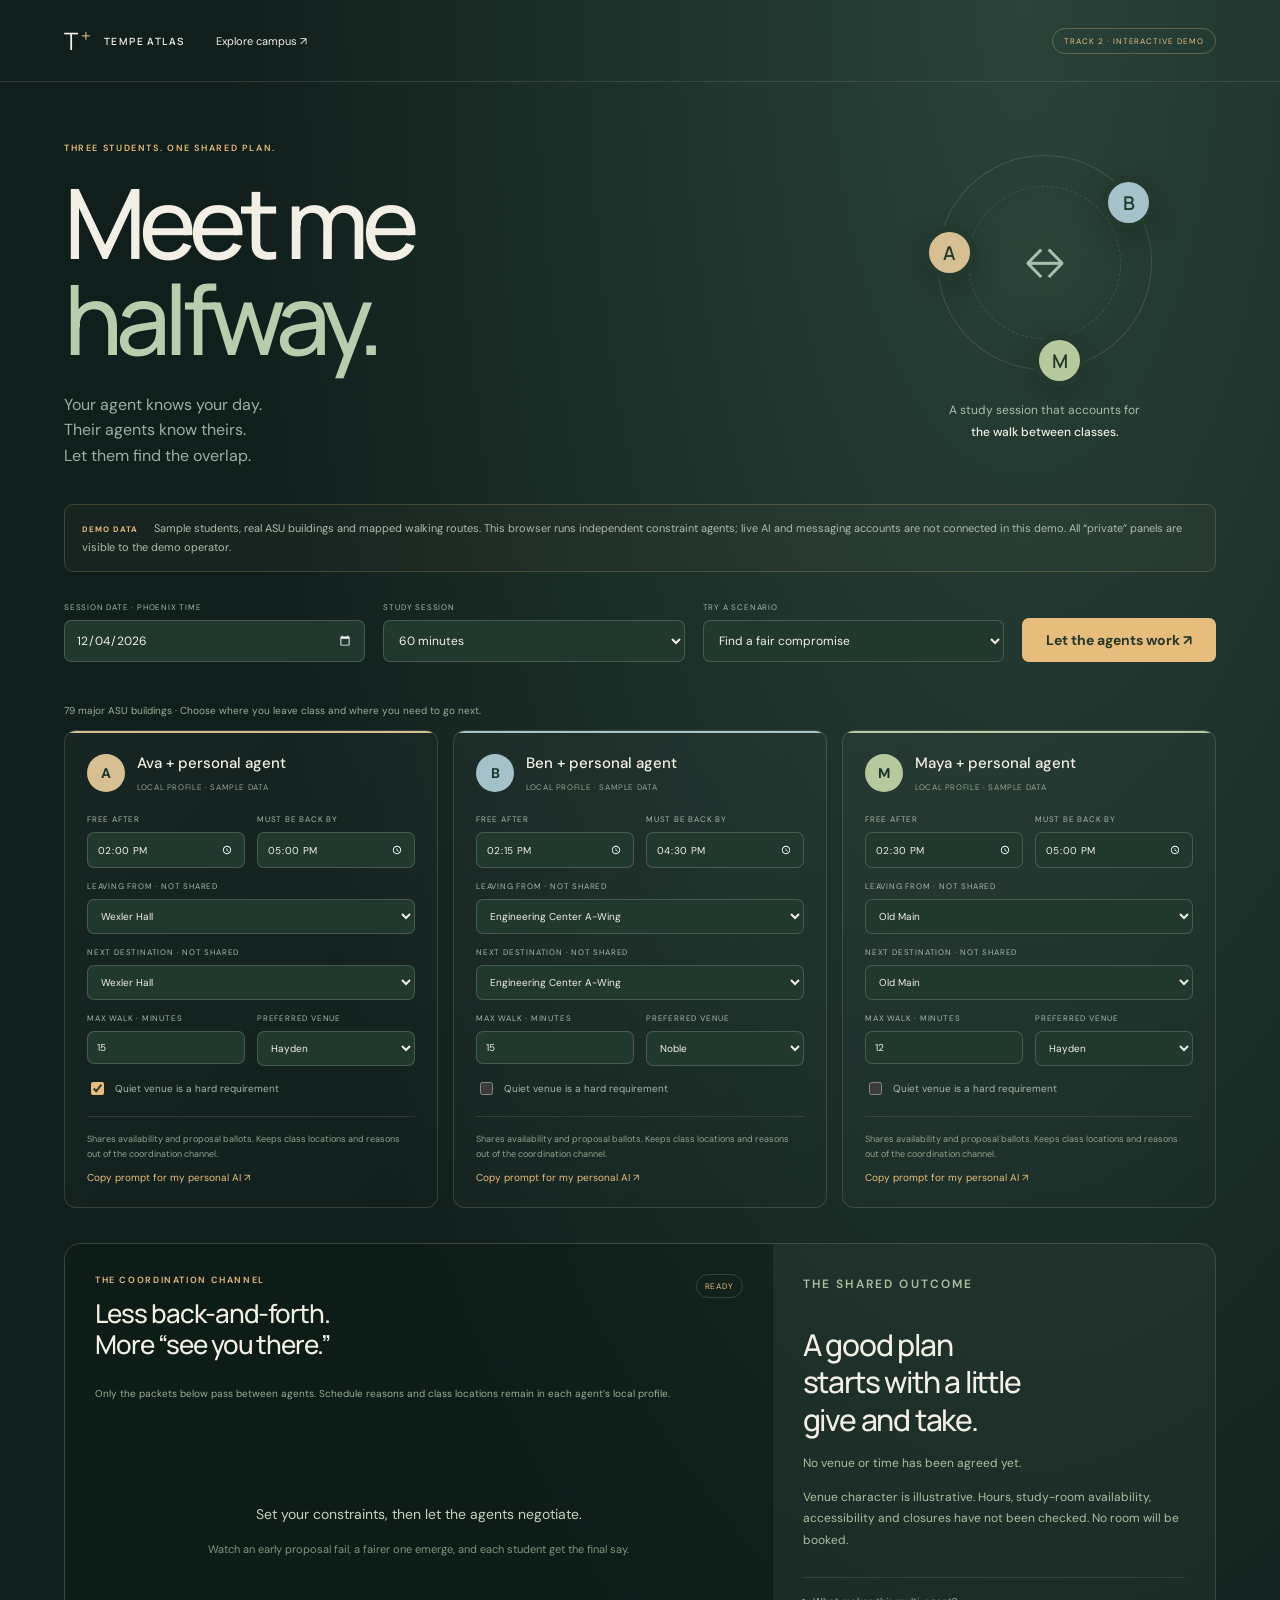
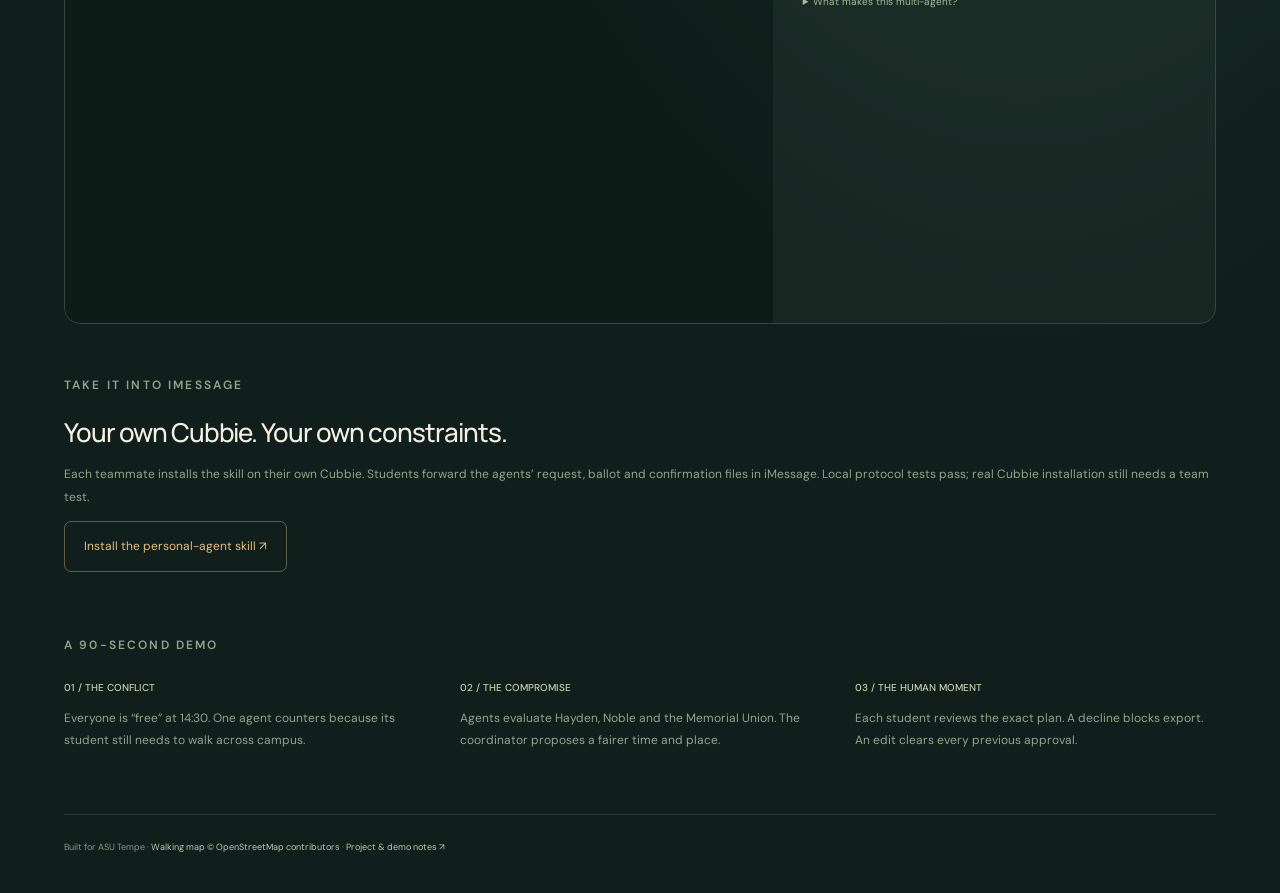
<file: agents.html>
<!doctype html><html lang="en"><head><meta charset="utf-8"><meta name="viewport" content="width=device-width,initial-scale=1"><meta name="theme-color" content="#111f1c"><title>Meet Me Halfway — Campus Agents</title><link rel="stylesheet" href="agents.css?v=1"></head><body>
<header><a href="./" class="brand">T<span>+</span> <b>TEMPE ATLAS</b></a><a href="./">Explore campus ↗</a><span class="demo-badge">TRACK 2 · INTERACTIVE DEMO</span></header>
<main><section class="hero"><div><p class="eyebrow">THREE STUDENTS. ONE SHARED PLAN.</p><h1>Meet me<br><em>halfway.</em></h1><p class="lead">Your agent knows your day.<br>Their agents know theirs.<br>Let them find the overlap.</p></div><div class="hero-note"><div class="orbit"><span>A</span><span>B</span><span>M</span><b>↔</b></div><p>A study session that accounts for<br><strong>the walk between classes.</strong></p></div></section>
<div class="demo-note"><span>DEMO DATA</span> Sample students, real ASU buildings and mapped walking routes. This browser runs independent constraint agents; live AI and messaging accounts are not connected in this demo. All “private” panels are visible to the demo operator.</div>
<section class="toolbar"><div><label for="session-date">SESSION DATE · PHOENIX TIME</label><input type="date" id="session-date" required></div><div><label for="duration">STUDY SESSION</label><select id="duration"><option value="60">60 minutes</option><option value="45">45 minutes</option><option value="90">90 minutes</option></select></div><div><label for="scenario">TRY A SCENARIO</label><select id="scenario"><option value="normal">Find a fair compromise</option><option value="impossible">Conflicting calendars</option><option value="walk">Strict walking limit</option></select></div><button id="negotiate" disabled>Loading campus routes…</button></section>
<p id="building-coverage" class="caption">Loading campus buildings…</p><section class="students" id="students" aria-label="Private student agent workspaces"></section>
<div class="workbench"><section class="conversation"><div class="section-heading"><div><p class="eyebrow">THE COORDINATION CHANNEL</p><h2>Less back-and-forth.<br>More “see you there.”</h2></div><span id="run-state" role="status">READY</span></div><p class="caption">Only the packets below pass between agents. Schedule reasons and class locations remain in each agent’s local profile.</p><div id="messages" class="messages" aria-live="polite"><div class="empty">Set your constraints, then let the agents negotiate.<small>Watch an early proposal fail, a fairer one emerge, and each student get the final say.</small></div></div></section>
<aside class="outcome"><p class="eyebrow">THE SHARED OUTCOME</p><div id="proposal"><h2>A good plan<br>starts with a little<br>give and take.</h2><p>No venue or time has been agreed yet.</p></div><div id="consent"></div><button id="calendar" hidden disabled>Download approved calendar event ↓</button><p id="venue-note" class="caption">Venue character is illustrative. Hours, study-room availability, accessibility and closures have not been checked. No room will be booked.</p><details class="why"><summary>What makes this multi-agent?</summary><p>Three separate StudentAgent instances own their profiles. A coordinator proposes plans and receives ballots. It selects a feasible plan by the smallest longest walk, then total walking, venue preferences and start time. No agent can waive a hard constraint or confirm for its student.</p></details></aside></div>
<section class="demo-guide"><p class="eyebrow">TAKE IT INTO IMESSAGE</p><h2>Your own Cubbie. Your own constraints.</h2><p class="caption">Each teammate installs the skill on their own Cubbie. Students forward the agents’ request, ballot and confirmation files in iMessage. Local protocol tests pass; real Cubbie installation still needs a team test.</p><p><a class="install-link" href="https://github.com/sscox13/asu-campus-atlas/tree/main/skills/meet-me-halfway">Install the personal-agent skill ↗</a></p></section><section class="demo-guide"><p class="eyebrow">A 90-SECOND DEMO</p><div><article><b>01 / THE CONFLICT</b><p>Everyone is “free” at 14:30. One agent counters because its student still needs to walk across campus.</p></article><article><b>02 / THE COMPROMISE</b><p>Agents evaluate Hayden, Noble and the Memorial Union. The coordinator proposes a fairer time and place.</p></article><article><b>03 / THE HUMAN MOMENT</b><p>Each student reviews the exact plan. A decline blocks export. An edit clears every previous approval.</p></article></div></section>
<footer>Built for ASU Tempe · <a href="https://www.openstreetmap.org/copyright">Walking map © OpenStreetMap contributors</a> · <a href="agents-submission.md">Project & demo notes ↗</a></footer></main><script type="module" src="agents-ui.js?v=buildings-3"></script></body></html>
</file>
<file: agents.css>
@import url('https://fonts.googleapis.com/css2?family=DM+Sans:wght@400;500;600;700&family=Manrope:wght@400;500;600;700;800&display=swap');
:root{color-scheme:dark;--bg:#111f1c;--paper:#f2f0e5;--muted:#9caea1;--gold:#e6bd7d;--line:#ffffff1c}*{box-sizing:border-box}body{margin:0;background:radial-gradient(ellipse at 80% 0%,#294339,#111f1c 55%);color:var(--paper);font:14px 'DM Sans',system-ui,sans-serif}a{color:inherit;text-decoration:none}button,input,select{font:inherit}button{cursor:pointer}button:disabled{opacity:.45;cursor:not-allowed}button:focus-visible,input:focus-visible,select:focus-visible,a:focus-visible,summary:focus-visible{outline:2px solid var(--gold);outline-offset:4px}header{padding:24px 5vw;display:flex;align-items:center;gap:32px;border-bottom:1px solid var(--line);font-size:11px}.brand{font:24px Manrope,sans-serif;display:flex;align-items:center;gap:3px}.brand span{color:var(--gold);font-size:17px;align-self:start}.brand b{font:600 10px Manrope;letter-spacing:.14em;margin-left:10px}.demo-badge{margin-left:auto;font-size:8px;letter-spacing:.12em;color:var(--gold);border:1px solid #d8b27855;padding:7px 11px;border-radius:20px}main{max-width:1440px;margin:auto;padding:0 5vw}.hero{display:flex;align-items:center;justify-content:space-between;padding:60px 0 36px;gap:30px}.eyebrow{font-size:9px;letter-spacing:.18em;color:var(--gold);font-weight:600;margin:0 0 20px}h1{font:500 clamp(55px,7.6vw,108px)/.99 Manrope,sans-serif;letter-spacing:-.07em;margin:0}h1 em{font-style:normal;color:#b8cdad}.lead{font-size:16px;line-height:1.6;color:var(--muted);margin:25px 0 0}.hero-note{text-align:center;padding:0 5vw;color:#adbca9;font-size:12px;line-height:1.8}.hero-note strong{color:var(--paper);font-weight:500}.orbit{width:215px;height:215px;border:1px solid #d6e3b526;border-radius:50%;position:relative;background:radial-gradient(circle,#d0e3b808,transparent 68%);margin-bottom:30px}.orbit:before{content:'';position:absolute;inset:30px;border:1px dashed #d6e3b524;border-radius:50%;transform:rotate(-25deg)}.orbit>span{width:53px;height:53px;display:grid;place-items:center;border-radius:50%;position:absolute;background:#d6c093;color:#23392b;border:6px solid #23392e;font:600 19px Manrope;box-shadow:0 8px 30px #0003}.orbit>span:first-child{left:-15px;top:70px}.orbit>span:nth-child(2){right:-4px;top:20px;background:#a5c2ca}.orbit>span:nth-child(3){bottom:-18px;left:95px;background:#b6c89e}.orbit>b{position:absolute;inset:0;display:grid;place-items:center;font-size:40px;font-weight:400;color:#a2c2ad}.demo-note{border:1px solid #e6bd7d35;background:#e6bd7d08;padding:14px 17px;border-radius:9px;color:#afbcaa;font-size:11px;line-height:1.7}.demo-note>span{font-size:8px;color:var(--gold);letter-spacing:.12em;font-weight:700;margin-right:13px}.toolbar{display:flex;align-items:end;gap:18px;padding:30px 0}.toolbar>div{flex:1}.toolbar label,.student-fields label{display:block;font-size:8px;letter-spacing:.1em;color:#a5b7a6;margin-bottom:8px}input,select{background:#21382e;color:var(--paper);border:1px solid #d0dfbd35;border-radius:7px;padding:11px;width:100%;font-size:12px;min-width:0}.toolbar button,#calendar{padding:13px 24px;background:var(--gold);color:#26372b;border:0;border-radius:7px;font-weight:700;white-space:nowrap}.students{display:grid;grid-template-columns:repeat(3,1fr);gap:15px}.student{border:1px solid #b4c49b30;border-radius:12px;background:linear-gradient(135deg,#ffffff08,#ffffff02);padding:22px;position:relative;overflow:hidden}.student:before{content:'';position:absolute;top:0;left:0;right:0;height:2px;background:var(--accent)}.student-heading{display:flex;gap:12px;align-items:center;margin-bottom:20px}.avatar{display:grid;place-items:center;width:38px;height:38px;border-radius:50%;color:#193329;background:var(--accent);font-weight:700}.student h3{font-size:15px;font-weight:500;margin:0 0 3px}.student small{font-size:8px;color:#93a490;letter-spacing:.08em}.student-fields{display:grid;grid-template-columns:1fr 1fr;gap:13px 12px}.student-fields .wide{grid-column:1/-1}.student-fields input,.student-fields select{font-size:10px;padding:9px}.quiet{display:flex!important;gap:8px;align-items:center;letter-spacing:0!important;font-size:10px!important;margin:0!important}.quiet input{width:13px;accent-color:var(--gold)}.privacy{font-size:9px;color:#8fa28c;line-height:1.6;border-top:1px solid var(--line);padding-top:15px;margin:18px 0 0}.copy-prompt{background:none;border:0;padding:10px 0 0;color:var(--gold);font-size:10px}.workbench{display:grid;grid-template-columns:1.6fr 1fr;margin-top:35px;border:1px solid #c7d5b935;border-radius:16px;overflow:hidden}.conversation{padding:30px;background:#0b19156b}.section-heading{display:flex;justify-content:space-between;gap:20px}.section-heading .eyebrow{margin-bottom:12px}h2{font:500 26px/1.2 Manrope,sans-serif;letter-spacing:-.04em;margin:0 0 15px}.section-heading>span{font-size:8px;letter-spacing:.1em;color:var(--gold);height:fit-content;padding:6px 8px;border:1px solid #d6c18b33;border-radius:20px;white-space:nowrap}.caption{font-size:10px;color:#9bae94;line-height:1.8}.messages{height:480px;overflow:auto;padding:15px 0;scrollbar-width:thin;scrollbar-color:#415e47 transparent}.empty{padding:75px 30px;text-align:center;color:#c6d2ba;font-size:14px;line-height:1.6}.empty small{display:block;font-size:11px;color:#7e977c;margin-top:15px}.message{margin:0 20px 15px 0;background:#283d32;border:1px solid #bacda51e;padding:13px 16px;border-radius:0 10px 10px 10px}.message[data-from=Coordinator]{margin:0 0 15px 20px;background:#e0c18511;border-color:#e0c18525;border-radius:10px 0 10px 10px}.message .sender{font-size:9px;color:var(--gold);display:flex;justify-content:space-between;gap:10px}.message p{font-size:12px;line-height:1.7;margin:7px 0 0;color:#d3deca}.message details{margin-top:9px;color:#8ca383;font-size:9px}.message summary{cursor:pointer}.message pre{white-space:pre-wrap;overflow-wrap:anywhere;font-size:9px;line-height:1.6;color:#afc49e}.outcome{padding:30px;background:#d9e5c409}.outcome h2{font-size:30px;line-height:1.25;margin-top:30px}.outcome p{font-size:12px;line-height:1.8;color:#acbea0}.plan-place{color:var(--gold);font-size:11px!important;letter-spacing:.08em;text-transform:uppercase}.plan-time{font:500 39px Manrope,sans-serif;letter-spacing:-.045em;display:block;margin-top:14px}.plan-date{font-size:11px;color:#9eb28f;margin:8px 0 18px}.walking{display:grid;grid-template-columns:repeat(3,1fr);border-top:1px solid var(--line);border-bottom:1px solid var(--line);padding:18px 0;margin-top:20px;gap:10px}.walking span{font-size:10px;color:#a7ba9c}.walking b{display:block;font:500 24px Manrope;color:var(--paper);margin-top:6px}.walking small{font-size:9px;display:block;margin-top:6px;color:#8aa17f}.consent-row{display:flex;justify-content:space-between;align-items:center;border-bottom:1px solid var(--line);padding:14px 0;font-size:11px;gap:10px}.consent-row button{padding:7px 10px;font-size:9px;border-radius:5px;background:#c4d3af;color:#1f3829;border:0}.consent-row button.decline{background:transparent;border:1px solid #d8a89866;color:#d4a28b;margin-left:5px}.consent-row .approved{color:#b8d89e;font-size:10px}#calendar{width:100%;font-size:11px;margin-top:20px;white-space:normal}.why{font-size:10px;margin-top:25px;color:#a6b99b;border-top:1px solid var(--line);padding-top:17px}.why p{font-size:10px}.why summary{cursor:pointer}.demo-guide{padding:50px 0}.demo-guide>div{display:grid;grid-template-columns:repeat(3,1fr);gap:35px}.demo-guide b{font-size:10px;color:#c5cfae;font-weight:500}.demo-guide p{font-size:12px;line-height:1.9;color:#8fa68b}footer{font-size:9px;line-height:2.2;color:#849b7e;border-top:1px solid var(--line);padding:23px 0 35px}footer a{color:#bbc8a9}
@media(max-width:850px){.hero{padding-top:40px}.hero-note{padding:0}.orbit{width:170px;height:170px}.students{grid-template-columns:1fr}.student-fields{grid-template-columns:repeat(4,1fr)}.student-fields .wide{grid-column:span 2}.workbench{grid-template-columns:1fr 1fr}.toolbar{flex-wrap:wrap}.toolbar>div{flex:1 1 25%}.toolbar button{width:100%}.conversation,.outcome{padding:22px}.plan-time{font-size:28px}.student-heading{margin-bottom:15px}.privacy{margin-top:15px}.demo-guide>div{gap:20px}}
@media(max-width:580px){header{padding:20px 5vw;gap:20px}.demo-badge{display:none}.brand b{font-size:8px}header>a:nth-child(2){margin-left:auto;font-size:10px}.hero-note{display:none}.hero{padding:38px 0 25px}.lead{font-size:13px}.toolbar{gap:12px;padding:22px 0}.toolbar>div{flex:1 1 40%}.toolbar>div:nth-child(3){flex:1 1 100%}.student{padding:18px}.student-fields{grid-template-columns:1fr 1fr}.student-fields .wide{grid-column:1/-1}.workbench{grid-template-columns:1fr}.outcome{border-top:1px solid var(--line)}.messages{height:430px}.demo-guide>div{grid-template-columns:1fr;gap:15px}.demo-guide p{margin-bottom:0}.demo-note{font-size:10px}.demo-note>span{display:block;margin-bottom:5px}.section-heading h2{font-size:23px}.walking b{font-size:24px}.outcome h2{margin-top:12px}}
.install-link{display:inline-block;border:1px solid #d9bc7e66;border-radius:7px;padding:13px 19px;color:var(--gold);font-size:12px}.demo-guide+.demo-guide{padding-top:0}
</file>
